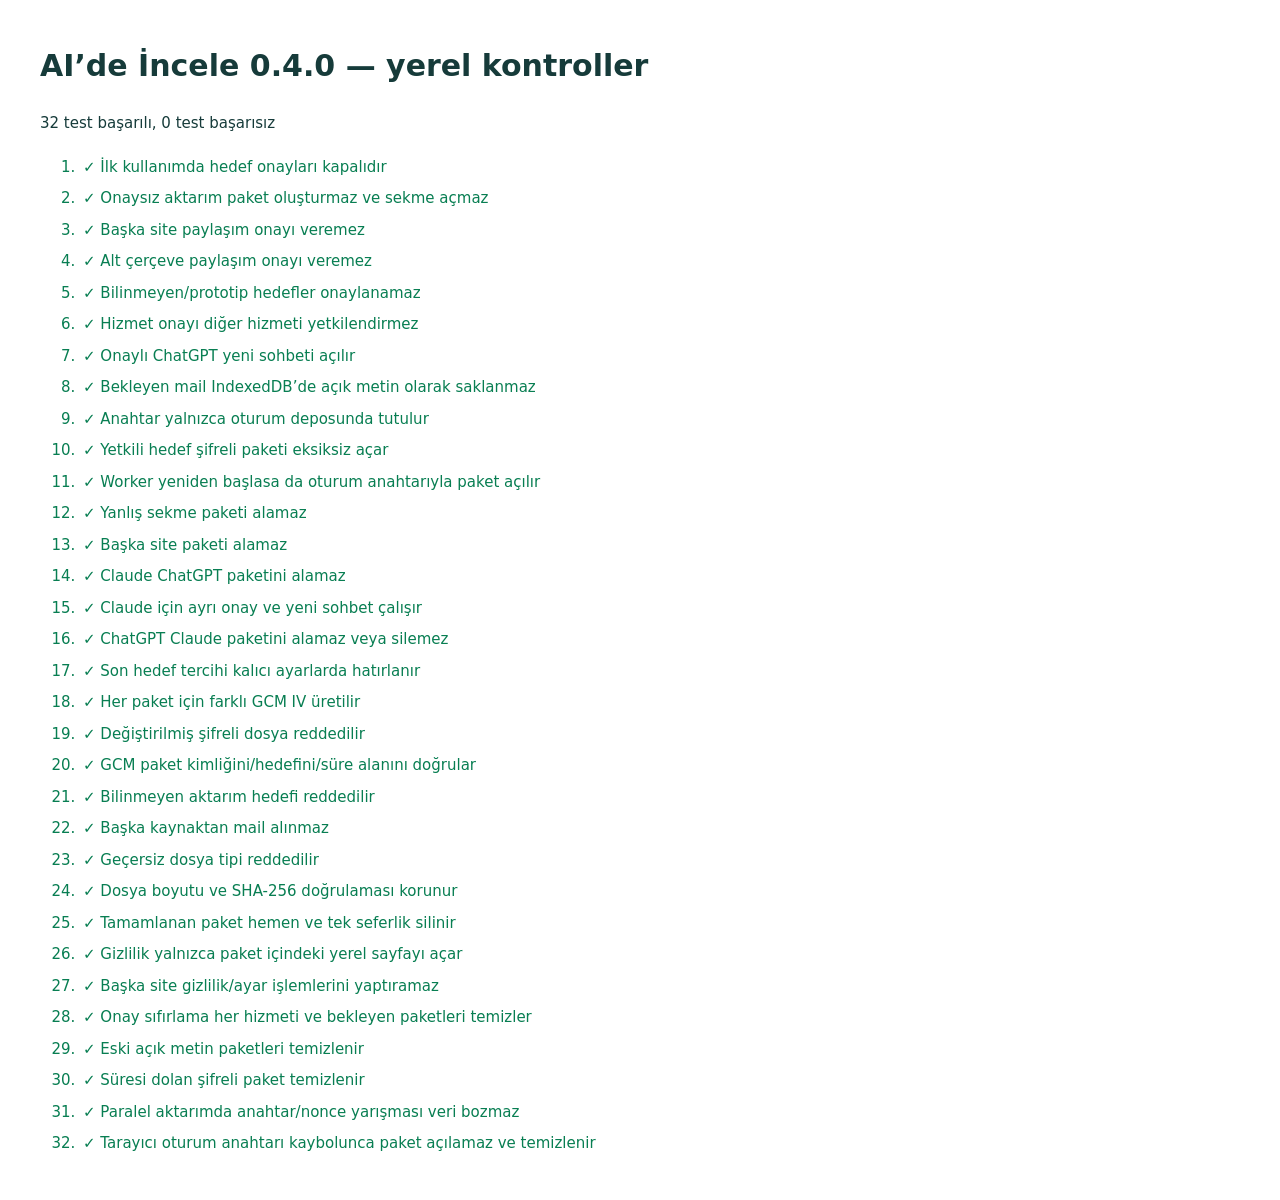
<file: tests/background/index.html>
<!doctype html><html lang="tr"><meta charset="utf-8"><title>Mağaza sürümü güvenlik testleri</title><style>body{font:15px/1.7 system-ui;margin:40px;color:#163b3a}li{padding:3px}</style><h1>AI’de İncele 0.4.0 — yerel kontroller</h1><p id="status">Testler çalışıyor…</p><ol id="results"></ol><script src="mock.js"></script><script src="../../extension/background.js"></script><script src="tests.js"></script></html>
</file>
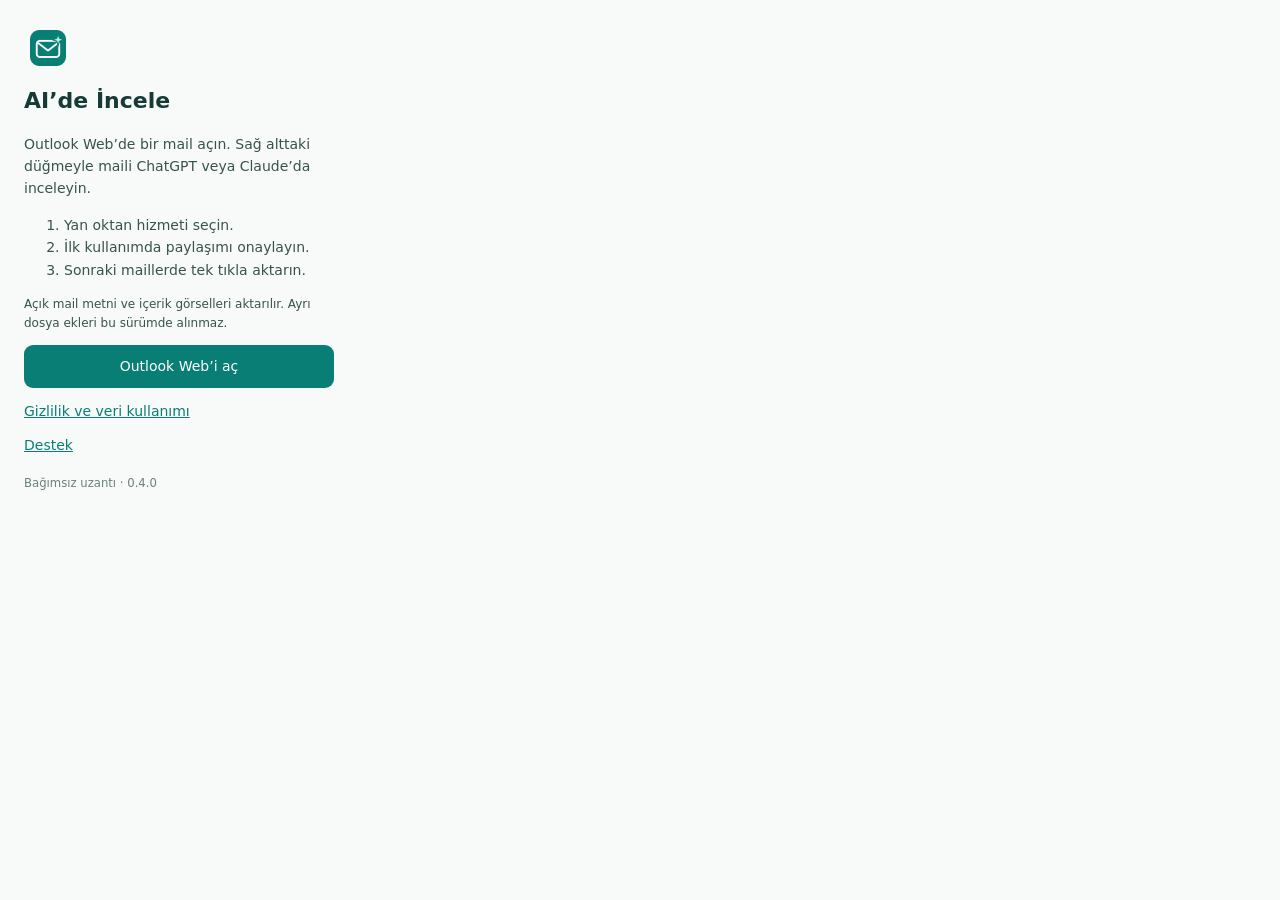
<file: extension/popup.html>
<!doctype html><html lang="tr"><head><meta charset="utf-8"><title>AI’de İncele</title><link rel="stylesheet" href="popup.css"></head><body><img src="icons/icon48.png" width="48" height="48" alt=""><h1>AI’de İncele</h1><p>Outlook Web’de bir mail açın. Sağ alttaki düğmeyle maili ChatGPT veya Claude’da inceleyin.</p><ol><li>Yan oktan hizmeti seçin.</li><li>İlk kullanımda paylaşımı onaylayın.</li><li>Sonraki maillerde tek tıkla aktarın.</li></ol><p class="note">Açık mail metni ve içerik görselleri aktarılır. Ayrı dosya ekleri bu sürümde alınmaz.</p><a class="primary" href="https://outlook.cloud.microsoft/" target="_blank" rel="noopener noreferrer">Outlook Web’i aç</a><a href="privacy.html" target="_blank" rel="noopener noreferrer">Gizlilik ve veri kullanımı</a><a href="mailto:haliltalhaertan@gmail.com">Destek</a><small>Bağımsız uzantı · 0.4.0</small></body></html>
</file>
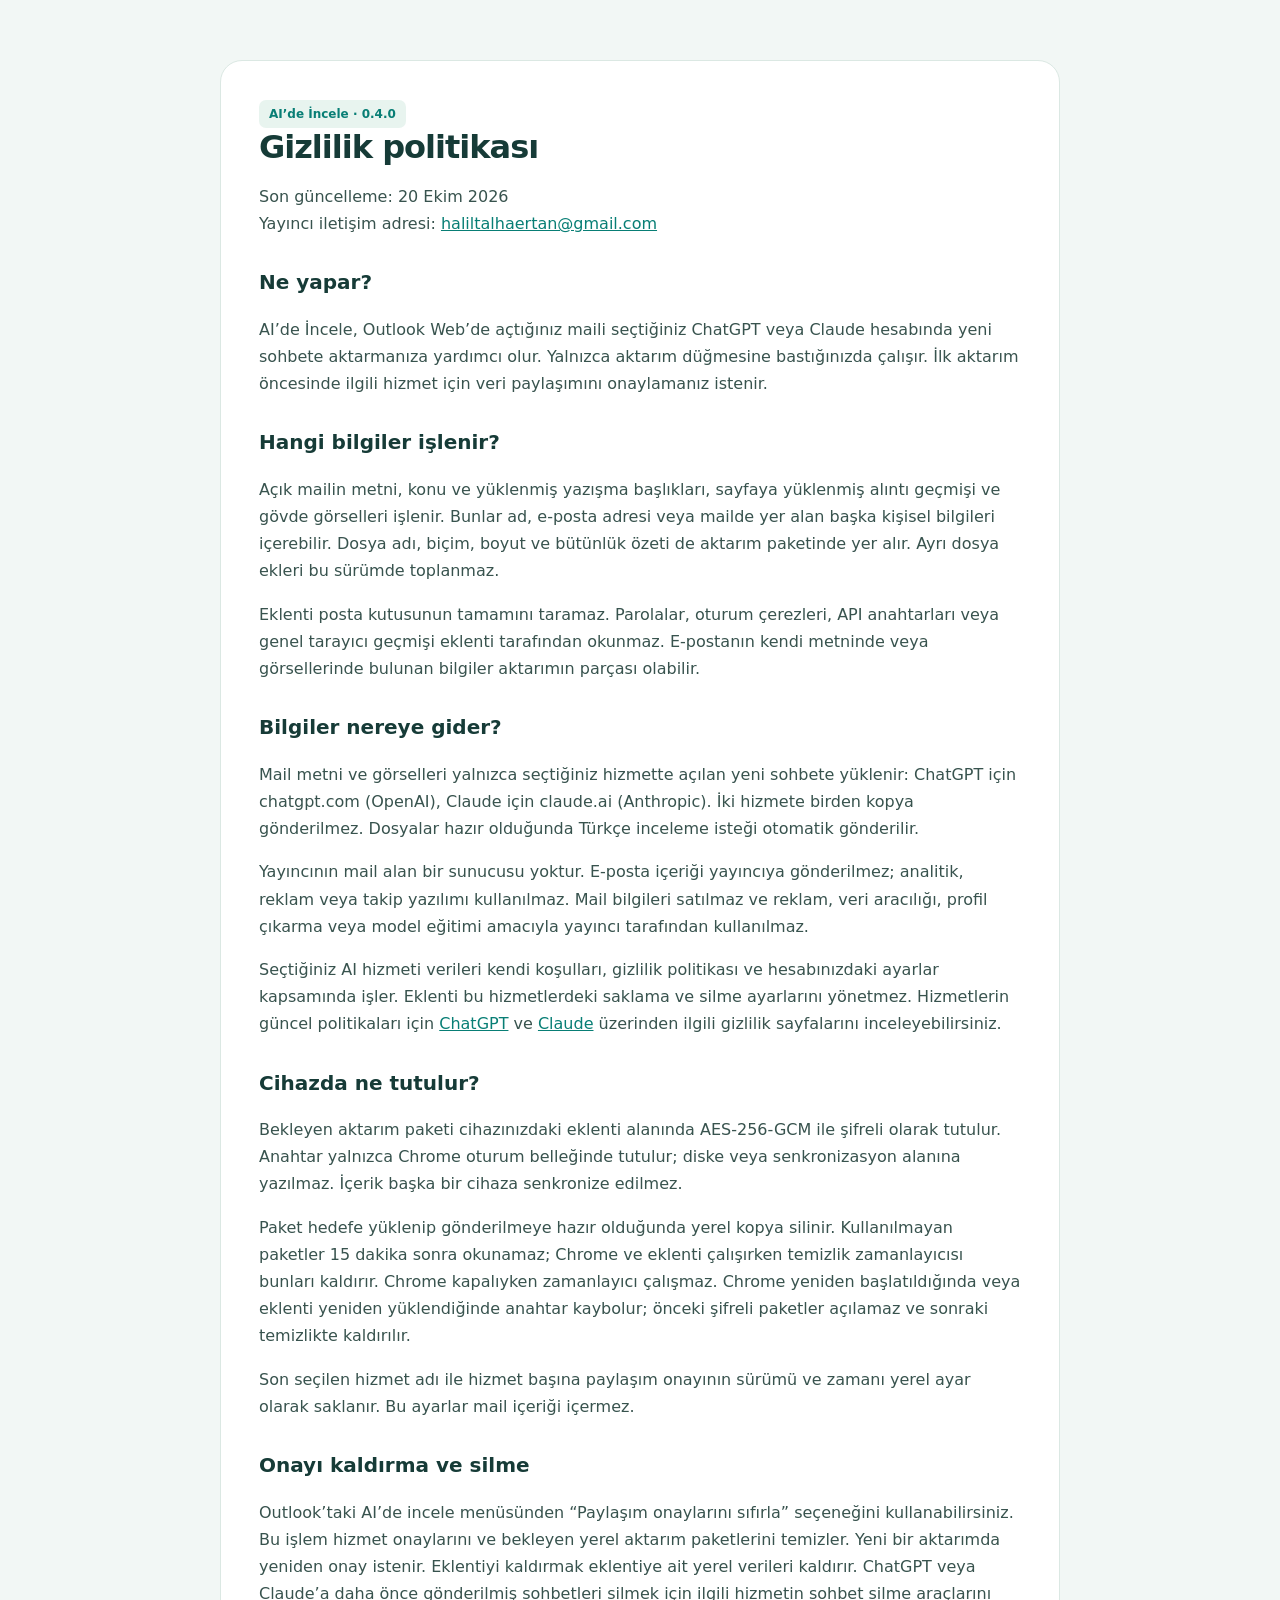
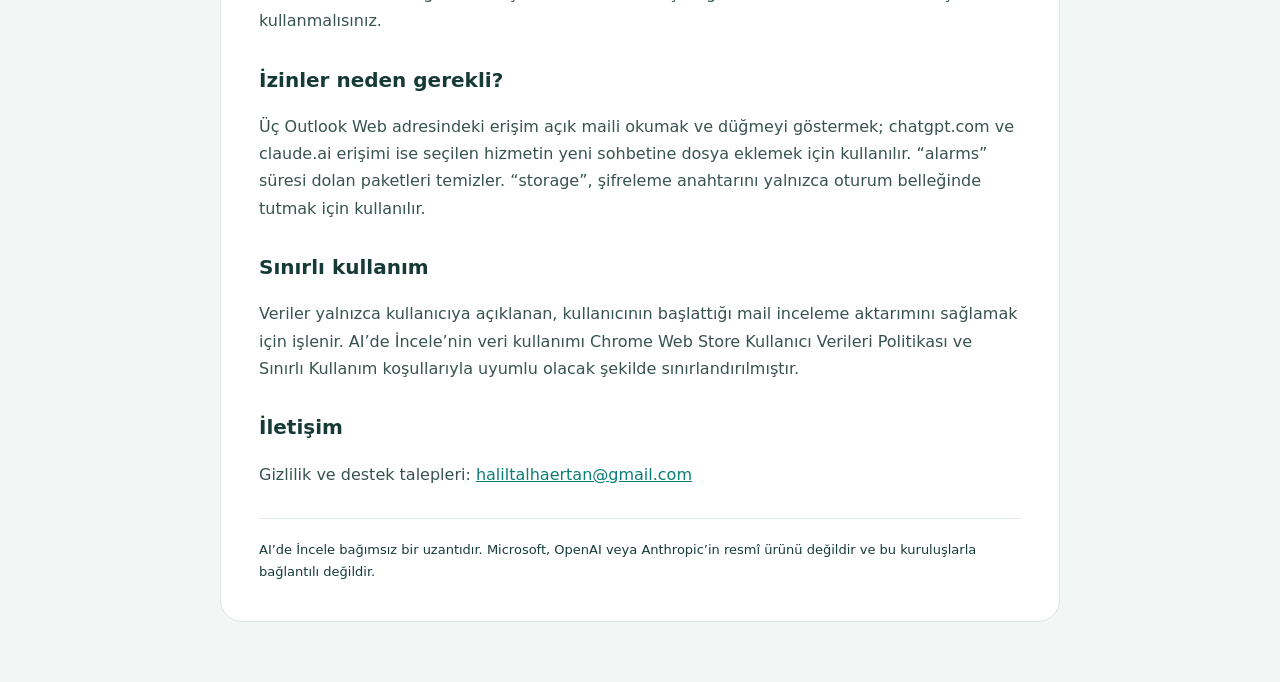
<file: extension/privacy.html>
<!doctype html><html lang="tr"><head><meta charset="utf-8"><meta name="viewport" content="width=device-width,initial-scale=1"><title>AI’de İncele — Gizlilik Politikası</title><link rel="stylesheet" href="policy.css"></head><body><main><span class="tag">AI’de İncele · 0.4.0</span><h1>Gizlilik politikası</h1><p>Son güncelleme: 20 Ekim 2026<br>Yayıncı iletişim adresi: <a href="mailto:haliltalhaertan@gmail.com">haliltalhaertan@gmail.com</a></p><h2>Ne yapar?</h2><p>AI’de İncele, Outlook Web’de açtığınız maili seçtiğiniz ChatGPT veya Claude hesabında yeni sohbete aktarmanıza yardımcı olur. Yalnızca aktarım düğmesine bastığınızda çalışır. İlk aktarım öncesinde ilgili hizmet için veri paylaşımını onaylamanız istenir.</p><h2>Hangi bilgiler işlenir?</h2><p>Açık mailin metni, konu ve yüklenmiş yazışma başlıkları, sayfaya yüklenmiş alıntı geçmişi ve gövde görselleri işlenir. Bunlar ad, e-posta adresi veya mailde yer alan başka kişisel bilgileri içerebilir. Dosya adı, biçim, boyut ve bütünlük özeti de aktarım paketinde yer alır. Ayrı dosya ekleri bu sürümde toplanmaz.</p><p>Eklenti posta kutusunun tamamını taramaz. Parolalar, oturum çerezleri, API anahtarları veya genel tarayıcı geçmişi eklenti tarafından okunmaz. E-postanın kendi metninde veya görsellerinde bulunan bilgiler aktarımın parçası olabilir.</p><h2>Bilgiler nereye gider?</h2><p>Mail metni ve görselleri yalnızca seçtiğiniz hizmette açılan yeni sohbete yüklenir: ChatGPT için chatgpt.com (OpenAI), Claude için claude.ai (Anthropic). İki hizmete birden kopya gönderilmez. Dosyalar hazır olduğunda Türkçe inceleme isteği otomatik gönderilir.</p><p>Yayıncının mail alan bir sunucusu yoktur. E-posta içeriği yayıncıya gönderilmez; analitik, reklam veya takip yazılımı kullanılmaz. Mail bilgileri satılmaz ve reklam, veri aracılığı, profil çıkarma veya model eğitimi amacıyla yayıncı tarafından kullanılmaz.</p><p>Seçtiğiniz AI hizmeti verileri kendi koşulları, gizlilik politikası ve hesabınızdaki ayarlar kapsamında işler. Eklenti bu hizmetlerdeki saklama ve silme ayarlarını yönetmez. Hizmetlerin güncel politikaları için <a href="https://chatgpt.com/" target="_blank" rel="noopener noreferrer">ChatGPT</a> ve <a href="https://claude.ai/" target="_blank" rel="noopener noreferrer">Claude</a> üzerinden ilgili gizlilik sayfalarını inceleyebilirsiniz.</p><h2>Cihazda ne tutulur?</h2><p>Bekleyen aktarım paketi cihazınızdaki eklenti alanında AES-256-GCM ile şifreli olarak tutulur. Anahtar yalnızca Chrome oturum belleğinde tutulur; diske veya senkronizasyon alanına yazılmaz. İçerik başka bir cihaza senkronize edilmez.</p><p>Paket hedefe yüklenip gönderilmeye hazır olduğunda yerel kopya silinir. Kullanılmayan paketler 15 dakika sonra okunamaz; Chrome ve eklenti çalışırken temizlik zamanlayıcısı bunları kaldırır. Chrome kapalıyken zamanlayıcı çalışmaz. Chrome yeniden başlatıldığında veya eklenti yeniden yüklendiğinde anahtar kaybolur; önceki şifreli paketler açılamaz ve sonraki temizlikte kaldırılır.</p><p>Son seçilen hizmet adı ile hizmet başına paylaşım onayının sürümü ve zamanı yerel ayar olarak saklanır. Bu ayarlar mail içeriği içermez.</p><h2>Onayı kaldırma ve silme</h2><p>Outlook’taki AI’de incele menüsünden “Paylaşım onaylarını sıfırla” seçeneğini kullanabilirsiniz. Bu işlem hizmet onaylarını ve bekleyen yerel aktarım paketlerini temizler. Yeni bir aktarımda yeniden onay istenir. Eklentiyi kaldırmak eklentiye ait yerel verileri kaldırır. ChatGPT veya Claude’a daha önce gönderilmiş sohbetleri silmek için ilgili hizmetin sohbet silme araçlarını kullanmalısınız.</p><h2>İzinler neden gerekli?</h2><p>Üç Outlook Web adresindeki erişim açık maili okumak ve düğmeyi göstermek; chatgpt.com ve claude.ai erişimi ise seçilen hizmetin yeni sohbetine dosya eklemek için kullanılır. “alarms” süresi dolan paketleri temizler. “storage”, şifreleme anahtarını yalnızca oturum belleğinde tutmak için kullanılır.</p><h2>Sınırlı kullanım</h2><p>Veriler yalnızca kullanıcıya açıklanan, kullanıcının başlattığı mail inceleme aktarımını sağlamak için işlenir. AI’de İncele’nin veri kullanımı Chrome Web Store Kullanıcı Verileri Politikası ve Sınırlı Kullanım koşullarıyla uyumlu olacak şekilde sınırlandırılmıştır.</p><h2>İletişim</h2><p>Gizlilik ve destek talepleri: <a href="mailto:haliltalhaertan@gmail.com">haliltalhaertan@gmail.com</a></p><footer>AI’de İncele bağımsız bir uzantıdır. Microsoft, OpenAI veya Anthropic’in resmî ürünü değildir ve bu kuruluşlarla bağlantılı değildir.</footer></main></body></html>
</file>
<file: extension/popup.css>
body{width:310px;margin:0;padding:24px;color:#163b37;background:#f7faf8;font:14px/1.6 system-ui}h1{font-size:22px;margin:5px 0 12px}p,ol{color:#38534e}.note{font-size:12px}a{display:block;margin-top:12px;color:#087e75}.primary{background:#087e75;color:white;text-decoration:none;text-align:center;padding:10px;border-radius:9px}small{display:block;margin-top:18px;color:#6c817b}
</file>
<file: extension/policy.css>
:root{color-scheme:light}*{box-sizing:border-box}body{margin:0;background:#f2f7f5;color:#163b37;font:16px/1.7 system-ui,Segoe UI,sans-serif}main{max-width:840px;margin:60px auto;padding:38px;background:white;border:1px solid #dbe8e3;border-radius:22px}h1{font-size:32px;line-height:1.2;letter-spacing:-1px;margin:0 0 12px}h2{font-size:20px;margin-top:28px}p,li{color:#38534e}a{color:#087e75}footer{border-top:1px solid #e0e9e5;padding-top:20px;margin-top:30px;font-size:13px}.tag{display:inline-block;padding:4px 10px;background:#e8f4ef;color:#087e75;border-radius:7px;font-size:12px;font-weight:600}@media(max-width:700px){main{margin:0;border:0;border-radius:0;padding:28px 22px}}
</file>
